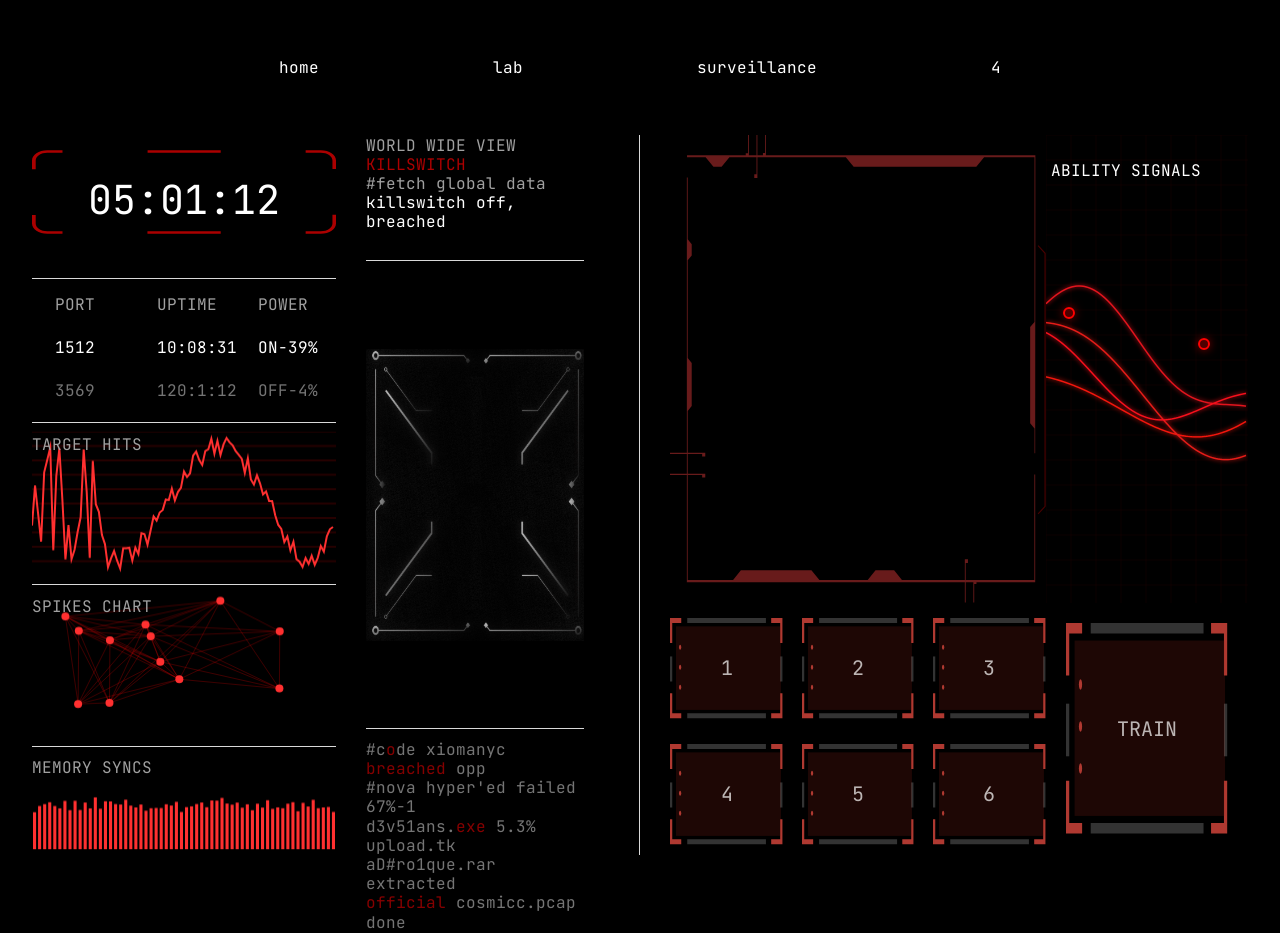
<file: templates/index.html>
<!DOCTYPE html>
<html lang="en">
<head>
    <meta charset="UTF-8">
    <meta name="viewport" content="width=device-width, initial-scale=1.0">
    <title>Document</title>
    <link rel="stylesheet" href="../static/style.css">
    <link rel="preconnect" href="https://fonts.googleapis.com">
<link rel="preconnect" href="https://fonts.gstatic.com" crossorigin>
<link href="https://fonts.googleapis.com/css2?family=JetBrains+Mono:ital,wght@0,100..800;1,100..800&display=swap" rel="stylesheet">
<style>
    .live-graph-container {
        width: 100%;
        height: 100%;
        position: relative;
    }
    .live-graph-canvas {
        width: 100%;
        height: 100%;
        display: block;
    }
    .graph-markers {
        position: absolute;
        top: 0;
        left: 0;
        width: 100%;
        height: 100%;
        pointer-events: none;
    }
    .marker {
        position: absolute;
        width: 8px;
        height: 8px;
        border: 2px solid #ff0000;
        border-radius: 50%;
        background: rgba(255, 0, 0, 0.3);
        animation: pulse 2s infinite;
        box-shadow: 0 0 10px rgba(255, 0, 0, 0.5);
    }
    @keyframes pulse {
        0%, 100% { transform: scale(1); opacity: 1; }
        50% { transform: scale(1.3); opacity: 0.5; }
    }
</style>
</head>
<body>
   <div class="menu">
        <div><a href = "index">home</a></div>
        <div><a href = "lab">lab</a></div>
        <div><a href = "surveillance">surveillance</a></div>
        <div><a href = "">4</a></div>
    </div>
    <div class="grid">
        <div class="gridp1">
            <div>
                <img src="../static/imgs/timeb.svg" alt="" style="height:80%;width: 100%;top:0;transform:translate(-50%, 0)">
                <p id = "live-time" style="font-size:40px;margin-top:-7.5px;">10:27:51</p>
            </div>
            <div>
                <div class = "portgrid">
                    <div class="portrow" style="position: static;transform: none;border-bottom:none">
                        <p style="position: static;transform: none;color:#A0A0A0;">PORT</p>
                        <p style="position: static;transform: none;">1512</p>
                        <p style="position: static;transform: none;color:#747474;">3569</p>
                    </div>
                    <div class="portrow" style="position: static;transform: none;border-bottom:none">
                        <p style="position: static;transform: none;color:#A0A0A0;">UPTIME</p>
                        <p style="position: static;transform: none;">10:08:31</p>
                        <p style="position: static;transform: none;color:#747474;">120:1:12</p>
                    </div>
                    <div class="portrow" style="position: static;transform: none;border-bottom:none">
                        <p style="position: static;transform: none;color:#A0A0A0;">POWER</p>
                        <p style="position: static;transform: none;">ON-39%</p>
                        <p style="position: static;transform: none;color:#747474;">OFF-4%</p>
                    </div>
                </div>
            </div>
            <div>
                <p style="width:100%;height:100%;color:#A0A0A0;margin-top:10px;">TARGET HITS</p>
                <canvas id="waveform" style="width:100%; height:90%;position:relative;z-index:-1"></canvas>
            </div>
            <div>
                <p style="width:100%;height:100%;color:#A0A0A0;margin-top:10px;">SPIKES CHART</p>
                <canvas id="network" style="width:100%; height:90%;position:relative;z-index:-1"></canvas>
            </div>
            <div>
                <p style="width:100%;height:100%;color:#A0A0A0;margin-top:10px;">MEMORY SYNCS</p>
                <canvas id="frequency" style="width:100%; height:90%;position:relative;z-index:-1"></canvas>
            </div>
        </div>
        <div class="gridp2">
            <div>
                <p style="width:100%;height:100%;line-height:120%;"> <span style="color:#A0A0A0;">WORLD WIDE VIEW</span> <br>
                    <span style="color:#f00;opacity:67%;">KILLSWITCH </span><br>
                    <span style="color:#A0A0A0;">#fetch global data</span> <br>
                    killswitch off, breached
                </p>
            </div>
            <div>
                <img src="../static/imgs/holoborder.svg" alt="" style="width:100%;">
            </div>
            <div>
                <p id = "p" style="width:100%;height:100%;line-height:120%;margin-top:5%;color:#757575;"> 
                    #c<span>o</span>de xiomanyc <span>breached</span> opp <br>
                    #nova hyper'ed failed 67%-1 <br>
                    d3v51ans.<span>exe</span> 5.3% upload.tk <br>
                    aD#ro1que.rar extracted <br>
                    <span>official</span> cosmicc.pcap done
                </p>
            </div>
        </div>
        <div class="picgrid">
            <div class="picrow">
                <div style="position:relative;">
                    <img src="../static/imgs/hologram.svg" alt="" style="position:absolute">
                    <video src="../static/imgs/videos/arm.mp4"  id = "v1" style="display:none;position: absolute; height:90%;top:50%;left:50%;transform:translate(-50%, -50%);" loop muted></video>
                    <video src="../static/imgs/videos/glider.mp4" id = "v2" style="display:none; position: absolute; height:90%;top:50%;left:50%;transform:translate(-50%, -50%);" loop muted></video>
                    <video src="../static/imgs/videos/jump.mp4" id = "v3" style="display:none;position: absolute; height:90%;top:50%;left:50%;transform:translate(-50%, -50%);" loop muted></video>
                    <video src="../static/imgs/videos/parkour.mp4" id = "v4" style="display:none; position: absolute; height:90%;top:50%;left:50%;transform:translate(-50%, -50%);" loop muted></video>
                    <video src="../static/imgs/videos/twerk.mp4" id = "v5" style="display:none;position: absolute; height:90%;top:50%;left:50%;transform:translate(-50%, -50%);" loop muted></video>
                    <video src="../static/imgs/videos/twerk.mp4" id = "v6" style="display:none; position: absolute; height:90%;top:50%;left:50%;transform:translate(-50%, -50%);" loop muted></video>
                </div>
                <div class="skillgrid" style="position:relative;top:15px;">
                    <div class="skillrow">
                        <div style="position: relative;">
                        <img src="../static/imgs/abilitybuxa.svg" alt="" id="a1">
                        <p style="margin:0;font-size:20px;opacity:0.7;position:absolute;left:50%;top:50%;transform:translate(-50%, -50%);z-index:4;color:#fff;">1</p>
                        </div>
                        <div style="position:relative;">
                        <img src="../static/imgs/abilitybuxa.svg" alt="" id="a2">
                        <p style="margin:0;font-size:20px;opacity:0.7;position:absolute;left:50%;top:50%;transform:translate(-50%, -50%);z-index:4;color:#fff;">4</p>
                        </div>
                    </div>
                    <div class="skillrow">
                        <div style="position: relative;">
                        <img src="../static/imgs/abilitybuxa.svg" alt="" id="a3">
                        <p style="margin:0;font-size:20px;opacity:0.7;position:absolute;left:50%;top:50%;transform:translate(-50%, -50%);z-index:4;color:#fff;">2</p>
                        </div>
                        <div style="position:relative;">
                        <img src="../static/imgs/abilitybuxa.svg" alt="" id="a4">
                        <p style="margin:0;font-size:20px;opacity:0.7;position:absolute;left:50%;top:50%;transform:translate(-50%, -50%);z-index:4;color:#fff;">5</p>
                        </div>
                    </div>
                    <div class="skillrow">
                        <div style="position: relative;">
                        <img src="../static/imgs/abilitybuxa.svg" alt="" id="a5">
                        <p style="margin:0;font-size:20px;opacity:0.7;position:absolute;left:50%;top:50%;transform:translate(-50%, -50%);z-index:4;color:#fff;">3</p>
                        </div>
                        <div style="position:relative;">
                        <img src="../static/imgs/abilitybuxa.svg" alt="" id="a6">
                        <p style="margin:0;font-size:20px;opacity:0.7;position:absolute;left:50%;top:50%;transform:translate(-50%, -50%);z-index:4;color:#fff;">6</p>
                        </div>
                    </div>
                </div>
            </div>
            <div class="picrow" style="position:relative;">
                <p style="position:absolute;color:#fff;left:5px;top:25px;margin:0;z-index:4;">ABILITY SIGNALS</p>
                <div class="live-graph-container">
                    <canvas id="liveGraphCanvas" class="live-graph-canvas"></canvas>
                    <div class="graph-markers">
                        <div class="marker" id="marker1"></div>
                        <div class="marker" id="marker2"></div>
                    </div>
                </div>
                <div style="padding: 20px;position:relative;">
                    <img src="../static/imgs/abilitybuxa.svg" alt="">
                    <p style="margin:0;font-size:20px;opacity:0.7;position:absolute;left:50%;top:50%;transform:translate(-50%, -50%);z-index:4;color:#fff;">TRAIN</p>
                </div>
            </div>
        </div>
    </div>
    <script>
        document.querySelectorAll("[id^='a']").forEach(a => {
            a.addEventListener("click", () => {
                document.querySelectorAll("[id^='v']").forEach(v => {
                    v.style.display="none";
                    v.pause()
                    v.currentTime=0
                })
                document.querySelector(`#${"v" + a.id.split("a")[1]}`).style.display="block";
                document.querySelector(`#${"v" + a.id.split("a")[1]}`).play();
            })
        }) 
    </script>
    <script>
const waveCanvas = document.getElementById("waveform");
const freqCanvas = document.getElementById("frequency");
const netCanvas  = document.getElementById("network");

const waveCtx = waveCanvas.getContext("2d");
const freqCtx = freqCanvas.getContext("2d");
const netCtx  = netCanvas.getContext("2d");

function resizeCanvas(c) {
    c.width = c.offsetWidth;
    c.height = c.offsetHeight;
}

[waveCanvas, freqCanvas, netCanvas].forEach(resizeCanvas);

let waveData = Array(100).fill(0).map(() => Math.random());

function drawWaveform() {
    const w = waveCanvas.width;
    const h = waveCanvas.height;

    waveCtx.fillStyle = "#000";
    waveCtx.fillRect(0, 0, w, h);

    waveCtx.strokeStyle = "rgba(255,0,0,0.15)";
    for (let i = 0; i < 10; i++) {
        waveCtx.beginPath();
        waveCtx.moveTo(0, (h/10)*i);
        waveCtx.lineTo(w, (h/10)*i);
        waveCtx.stroke();
    }

    waveData.shift();
    waveData.push(Math.sin(Date.now()/200)*0.5 + 0.5 + (Math.random()-0.5)*0.2);

    waveCtx.beginPath();
    waveCtx.strokeStyle = "#ff3030";
    waveCtx.lineWidth = 2;

    const step = w / waveData.length;
    waveData.forEach((v, i) => {
        let x = i * step;
        let y = h/2 + (v - 0.5) * h * 0.8;
        i === 0 ? waveCtx.moveTo(x,y) : waveCtx.lineTo(x,y);
    });
    waveCtx.stroke();
}

let freqBars = Array(60).fill(0).map(()=>Math.random()*100);

function drawFrequency() {
    const w = freqCanvas.width;
    const h = freqCanvas.height;

    freqCtx.fillStyle = "#000";
    freqCtx.fillRect(0,0,w,h);

    const bw = w / freqBars.length;

    freqBars = freqBars.map(v => v*0.93 + Math.random()*100*0.07);

    freqBars.forEach((v, i) => {
        const bh = (v/100) * h * 0.9;
        freqCtx.fillStyle = "#ff3030";
        freqCtx.fillRect(i*bw + 1, h - bh, bw - 2, bh);
    });
}

let nodes = [];
for (let i = 0; i < 12; i++) {
    nodes.push({
        x: Math.random(),
        y: Math.random(),
        vx: (Math.random()-0.5)*0.002,
        vy: (Math.random()-0.5)*0.002
    });
}

function drawNetwork() {
    const w = netCanvas.width;
    const h = netCanvas.height;

    netCtx.fillStyle = "#000";
    netCtx.fillRect(0,0,w,h);

    nodes.forEach(n => {
        n.x += n.vx;
        n.y += n.vy;

        if (n.x < 0 || n.x > 1) n.vx *= -1;
        if (n.y < 0 || n.y > 1) n.vy *= -1;
    });

    netCtx.strokeStyle = "rgba(255,0,0,0.25)";
    nodes.forEach((a, i) => {
        for (let j = i+1; j < nodes.length; j++) {
            const b = nodes[j];
            const dx = (b.x - a.x) * w;
            const dy = (b.y - a.y) * h;
            const dist = Math.sqrt(dx*dx + dy*dy);

            if (dist < 160) {
                netCtx.beginPath();
                netCtx.moveTo(a.x*w, a.y*h);
                netCtx.lineTo(b.x*w, b.y*h);
                netCtx.stroke();
            }
        }
    });

    nodes.forEach(n => {
        netCtx.fillStyle = "#ff3030";
        netCtx.beginPath();
        netCtx.arc(n.x*w, n.y*h, 4, 0, Math.PI*2);
        netCtx.fill();
    });
}

function animate() {
    drawWaveform();
    drawFrequency();
    drawNetwork();
    requestAnimationFrame(animate);
}
animate();

window.addEventListener("resize", () => {
    [waveCanvas, freqCanvas, netCanvas].forEach(resizeCanvas);
});
</script>

<!-- Live Graph Animation Script -->
<script>
    const liveCanvas = document.getElementById('liveGraphCanvas');
    const liveCtx = liveCanvas.getContext('2d');
    
    function resizeLiveCanvas() {
        liveCanvas.width = liveCanvas.offsetWidth * 2;
        liveCanvas.height = liveCanvas.offsetHeight * 2;
    }
    resizeLiveCanvas();

    const waves = [];
    const numWaves = 4;
    
    for (let i = 0; i < numWaves; i++) {
        waves.push({
            speed: 0.02 + Math.random() * 0.03,
            amplitude: 80 + Math.random() * 120,
            frequency: 0.003 + Math.random() * 0.005,
            offset: Math.random() * Math.PI * 2,
            color: `rgb(${200 + Math.floor(Math.random() * 55)}, ${Math.floor(Math.random() * 50)}, ${Math.floor(Math.random() * 30)})`
        });
    }

    let time = 0;

    function drawLiveGrid() {
        liveCtx.strokeStyle = '#1a0000';
        liveCtx.lineWidth = 1;

        for (let x = 0; x < liveCanvas.width; x += 50) {
            liveCtx.beginPath();
            liveCtx.moveTo(x, 0);
            liveCtx.lineTo(x, liveCanvas.height);
            liveCtx.stroke();
        }

        for (let y = 0; y < liveCanvas.height; y += 50) {
            liveCtx.beginPath();
            liveCtx.moveTo(0, y);
            liveCtx.lineTo(liveCanvas.width, y);
            liveCtx.stroke();
        }
    }

    function drawLiveWave(wave) {
        liveCtx.beginPath();
        liveCtx.strokeStyle = wave.color;
        liveCtx.lineWidth = 3;
        liveCtx.shadowBlur = 10;
        liveCtx.shadowColor = wave.color;

        for (let x = 0; x < liveCanvas.width; x += 4) {
            const y = liveCanvas.height / 2 + 
                Math.sin(x * wave.frequency + time * wave.speed + wave.offset) * wave.amplitude +
                Math.sin(x * wave.frequency * 2.5 + time * wave.speed * 1.5) * (wave.amplitude * 0.3);
            
            if (x === 0) {
                liveCtx.moveTo(x, y);
            } else {
                liveCtx.lineTo(x, y);
            }
        }

        liveCtx.stroke();
        liveCtx.shadowBlur = 0;
    }

    function animateLiveGraph() {
        liveCtx.fillStyle = '#000000';
        liveCtx.fillRect(0, 0, liveCanvas.width, liveCanvas.height);

        drawLiveGrid();

        waves.forEach(wave => {
            drawLiveWave(wave);
        });

        time += 1;
        requestAnimationFrame(animateLiveGraph);
    }

    const marker1 = document.getElementById('marker1');
    const marker2 = document.getElementById('marker2');

    function moveMarkers() {
        const x1 = 15 + Math.sin(Date.now() * 0.001) * 10;
        const y1 = 30 + Math.cos(Date.now() * 0.0015) * 15;
        marker1.style.left = x1 + '%';
        marker1.style.top = y1 + '%';

        const x2 = 70 + Math.cos(Date.now() * 0.0012) * 8;
        const y2 = 55 + Math.sin(Date.now() * 0.0018) * 12;
        marker2.style.left = x2 + '%';
        marker2.style.top = y2 + '%';
    }

    setInterval(moveMarkers, 50);
    animateLiveGraph();

    window.addEventListener('resize', resizeLiveCanvas);
</script>

<script>
    function updateClock() {
    const now = new Date();
    
    let h = now.getHours().toString().padStart(2, "0");
    let m = now.getMinutes().toString().padStart(2, "0");
    let s = now.getSeconds().toString().padStart(2, "0");

    document.getElementById("live-time").textContent = `${h}:${m}:${s}`;
}

setInterval(updateClock, 1000);

updateClock();
</script>
</body>
</html>
</file>
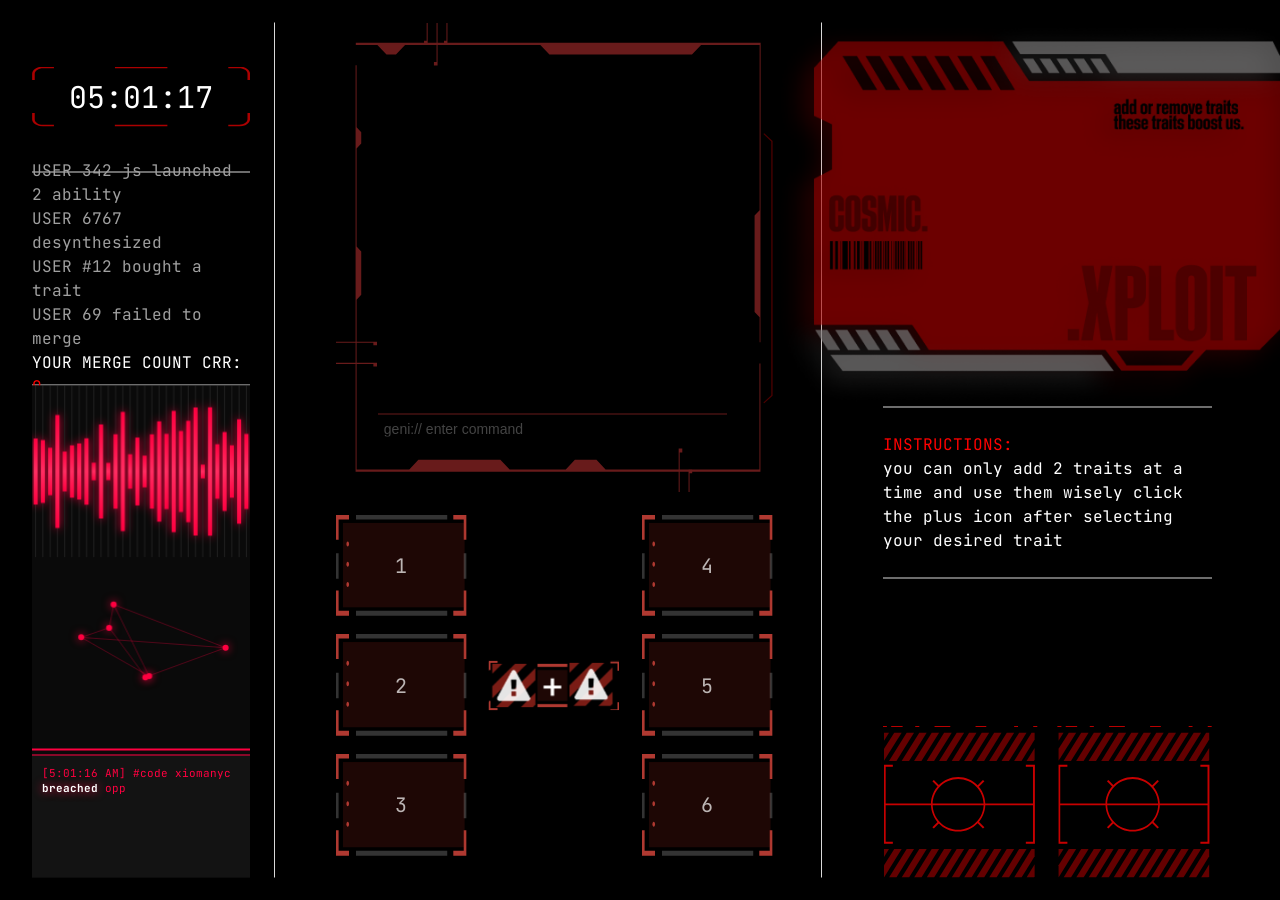
<file: templates/lab.html>
<!DOCTYPE html>
<html lang="en">
<head>
    <meta charset="UTF-8">
    <meta name="viewport" content="width=device-width, initial-scale=1.0">
    <title>Document</title>
    <link rel="stylesheet" href="../static/style.css">
    <link rel="preconnect" href="https://fonts.googleapis.com">
    <link rel="preconnect" href="https://fonts.gstatic.com" crossorigin>
    <link href="https://fonts.googleapis.com/css2?family=JetBrains+Mono:ital,wght@0,100..800;1,100..800&display=swap" rel="stylesheet">
    <style>
        .cyber-container {
            width: 100%;
            height: 100%;
            display: flex;
            flex-direction: column;
            background: #0a0a0a;
            position: relative !important;
            left: 0 !important;
            top: 0 !important;
            transform: none !important;
        }

        .cyber-canvas {
            width: 100%;
            display: block;
        }

        #waveform {
            height: 35%;
            flex-shrink: 0;
        }

        #networkGraph {
            height: 40%;
            flex-shrink: 0;
        }

        .terminal {
            flex: 1;
            background: rgba(20, 20, 20, 0.9);
            border-top: 1px solid #ff0040;
            padding: 10px;
            font-size: 11px;
            line-height: 1.4;
            overflow: hidden;
            font-family: 'JetBrains Mono', 'Courier New', monospace;
        }

        .log-line {
            opacity: 0;
            animation: fadeIn 0.5s forwards;
            color: #00ff00;
        }

        .log-line.warning {
            color: #ffaa00;
        }

        .log-line.error {
            color: #ff0040;
        }

        .log-line.info {
            color: #00aaff;
        }

        @keyframes fadeIn {
            to {
                opacity: 1;
            }
        }

        .breach {
            color: #ff0040;
            font-weight: bold;
            text-shadow: 0 0 10px #ff0040;
        }

        .highlight {
            color: #00ffff;
        }
    </style>
</head>
<body>
    <div class="grid2">
        <div class="gridl1">
            <div>
                <img src="../static/imgs/timeb.svg" alt="" style="width:100%">
                <p id="live-time" style="font-size:30px;">10:27:51</p>
            </div>
            <div>
                <p style="width:100%;color:#A0A0A0;line-height:150%;">
                    USER 342 js launched 2 ability <br>
                    USER 6767 desynthesized <br>
                    USER #12 bought a trait <br>
                    USER 69 failed to merge <br>
                    <span style="color:#fff;">YOUR MERGE COUNT CRR: <span style="color:#f00;">0</span> </span>
                </p>
            </div>
            <div>
                <!-- Integrated cyber analysis here -->
                <div class="cyber-container" style="position:relative;left:0;top:0;transform:none;">
                    <canvas id="waveform" class="cyber-canvas"style="position:static;left:0;top:0;transform:none;"></canvas>
                    <canvas id="networkGraph" class="cyber-canvas"style="position:static;left:0;top:0;transform:none;"></canvas>
                    <div class="terminal" id="terminal"style="position:static;left:0;top:0;transform:none;"></div>
                </div>
            </div>
        </div>
        <div class="aigrid" style="height: 95vh;">
            <div style="position:relative;">
                <img style="position:absolute;" src="../static/imgs/hologram.svg" alt="">
                <div id="ai-terminal" class="ai-terminal">
                    <div class="ai-output"></div>
                    <input type="text" id="ai-input" class="ai-input" placeholder="geni:// enter command">
                </div>
            </div>
            <div class="abilitygrid" style="position:relative;">
                <div class="buxagrid">
                    <div style="position:relative;height:100%;">
                        <img src="../static/imgs/abilitybuxa.svg" alt="">
                        <p style="margin:0;font-size:20px;opacity:0.7;position:absolute;left:50%;top:50%;transform:translate(-50%, -50%);z-index:4;color:#fff;">1</p>
                    </div>
                    <div style="position:relative;height:100%;">
                        <img src="../static/imgs/abilitybuxa.svg" alt="">
                        <p style="margin:0;font-size:20px;opacity:0.7;position:absolute;left:50%;top:50%;transform:translate(-50%, -50%);z-index:4;color:#fff;">2</p>
                    </div>
                    <div style="position:relative;height:100%;">
                        <img src="../static/imgs/abilitybuxa.svg" alt="">
                        <p style="margin:0;font-size:20px;opacity:0.7;position:absolute;left:50%;top:50%;transform:translate(-50%, -50%);z-index:4;color:#fff;">3</p>
                    </div>
                </div>
                <img style="position:relative;top:50%;left:50%;transform:translate(-50%, -50%)" src="../static/imgs/danger.svg" alt="">
                <div class="buxagrid">
                    <div style="position:relative;height:100%;">
                        <img src="../static/imgs/abilitybuxa.svg" alt="">
                        <p style="margin:0;font-size:20px;opacity:0.7;position:absolute;left:50%;top:50%;transform:translate(-50%, -50%);z-index:4;color:#fff;">4</p>
                    </div>
                    <div style="position:relative;height:100%;">
                        <img src="../static/imgs/abilitybuxa.svg" alt="">
                        <p style="margin:0;font-size:20px;opacity:0.7;position:absolute;left:50%;top:50%;transform:translate(-50%, -50%);z-index:4;color:#fff;">5</p>
                    </div>
                    <div style="position:relative;height:100%;">
                        <img src="../static/imgs/abilitybuxa.svg" alt="">
                        <p style="margin:0;font-size:20px;opacity:0.7;position:absolute;left:50%;top:50%;transform:translate(-50%, -50%);z-index:4;color:#fff;">6</p>
                    </div>
                </div>
            </div>
        </div>
        <div class="gridl2">
            <div>
                <img src="../static/imgs/xploit.png" alt="" style="height: 100%;">
            </div>
            <div>
                <p style="width: 100%;line-height: 150%;">
                    <span style="color:#f00;">INSTRUCTIONS:</span> <br>
                    you can only add 2 traits at
                    a time and use them wisely
                    click the plus icon after 
                    selecting your desired trait
                </p>
            </div>
            <div>
                <img src="../static/imgs/buxa.svg" alt="" style="width: 100%;transform:translate(-50%, 0);top:unset;bottom:0;">
            </div>
        </div>
    </div>
    <script>
    function updateClock() {
        const now = new Date();
        
        let h = now.getHours().toString().padStart(2, "0");
        let m = now.getMinutes().toString().padStart(2, "0");
        let s = now.getSeconds().toString().padStart(2, "0");

        document.getElementById("live-time").textContent = `${h}:${m}:${s}`;
    }

    setInterval(updateClock, 1000);
    updateClock();

    // Cyber Analysis Graphics
    const waveCanvas = document.getElementById('waveform');
    const waveCtx = waveCanvas.getContext('2d');
    
    const netCanvas = document.getElementById('networkGraph');
    const netCtx = netCanvas.getContext('2d');

    function resizeCanvases() {
        const container = waveCanvas.parentElement;
        const rect = container.getBoundingClientRect();
        
        if (rect.width > 0 && rect.height > 0) {
            waveCanvas.width = rect.width;
            waveCanvas.height = rect.height * 0.35;
            
            netCanvas.width = rect.width;
            netCanvas.height = rect.height * 0.40;
        }
    }

    // Delay initial resize to ensure container is rendered
    setTimeout(resizeCanvases, 100);
    window.addEventListener('resize', resizeCanvases);

    // Waveform data
    const bars = 30;
    const barData = Array(bars).fill(0).map(() => Math.random());

    function drawWaveform() {
        waveCtx.fillStyle = '#0a0a0a';
        waveCtx.fillRect(0, 0, waveCanvas.width, waveCanvas.height);

        const barWidth = waveCanvas.width / bars;
        const maxHeight = waveCanvas.height * 0.8;

        for (let i = 0; i < bars; i++) {
            barData[i] += (Math.random() - 0.5) * 0.15;
            barData[i] = Math.max(0.1, Math.min(1, barData[i]));

            const height = barData[i] * maxHeight;
            const x = i * barWidth + barWidth * 0.5;
            const y = waveCanvas.height / 2;

            waveCtx.strokeStyle = '#222';
            waveCtx.lineWidth = 1;
            waveCtx.beginPath();
            waveCtx.moveTo(x, 0);
            waveCtx.lineTo(x, waveCanvas.height);
            waveCtx.stroke();

            const gradient = waveCtx.createLinearGradient(0, y - height/2, 0, y + height/2);
            gradient.addColorStop(0, '#ff0040');
            gradient.addColorStop(0.5, '#ff3366');
            gradient.addColorStop(1, '#ff0040');

            waveCtx.fillStyle = gradient;
            waveCtx.shadowBlur = 10;
            waveCtx.shadowColor = '#ff0040';
            waveCtx.fillRect(x - 2, y - height/2, 4, height);
            waveCtx.shadowBlur = 0;
        }
    }

    // Network Graph
    const nodes = [];
    for (let i = 0; i < 6; i++) {
        nodes.push({
            x: Math.random() * 0.8 + 0.1,
            y: Math.random() * 0.8 + 0.1,
            vx: (Math.random() - 0.5) * 0.002,
            vy: (Math.random() - 0.5) * 0.002
        });
    }

    function drawNetworkGraph() {
        netCtx.fillStyle = '#0a0a0a';
        netCtx.fillRect(0, 0, netCanvas.width, netCanvas.height);

        netCtx.strokeStyle = 'rgba(255, 0, 64, 0.3)';
        netCtx.lineWidth = 1;

        for (let i = 0; i < nodes.length; i++) {
            for (let j = i + 1; j < nodes.length; j++) {
                const x1 = nodes[i].x * netCanvas.width;
                const y1 = nodes[i].y * netCanvas.height;
                const x2 = nodes[j].x * netCanvas.width;
                const y2 = nodes[j].y * netCanvas.height;
                
                const dx = x2 - x1;
                const dy = y2 - y1;
                const dist = Math.sqrt(dx * dx + dy * dy);

                if (dist < 200 && Math.random() > 0.4) {
                    netCtx.beginPath();
                    netCtx.moveTo(x1, y1);
                    netCtx.lineTo(x2, y2);
                    netCtx.stroke();
                }
            }
        }

        nodes.forEach(node => {
            node.x += node.vx;
            node.y += node.vy;

            if (node.x < 0.1 || node.x > 0.9) node.vx *= -1;
            if (node.y < 0.1 || node.y > 0.9) node.vy *= -1;

            const x = node.x * netCanvas.width;
            const y = node.y * netCanvas.height;

            netCtx.fillStyle = '#ff0040';
            netCtx.shadowBlur = 8;
            netCtx.shadowColor = '#ff0040';
            netCtx.beginPath();
            netCtx.arc(x, y, 3, 0, Math.PI * 2);
            netCtx.fill();
            netCtx.shadowBlur = 0;
        });

        netCtx.strokeStyle = '#ff0040';
        netCtx.lineWidth = 2;
        netCtx.beginPath();
        netCtx.moveTo(0, netCanvas.height - 5);
        netCtx.lineTo(netCanvas.width, netCanvas.height - 5);
        netCtx.stroke();
    }

    // Terminal logs
    const terminal = document.getElementById('terminal');
    const logs = [
        { text: '#code xiomanyc <span class="breach" style="position:static;left:0;top:0;transform:none">breached</span> opp', type: 'error' },
        { text: '#nova hyper\'ed failed 67%-1', type: 'warning' },
        { text: 'd3v51ans.<span class="highlight" style="position:static;left:0;top:0;transform:none">exe</span> 5.3% upload.tk', type: 'info' },
        { text: 'aD#ro1que.par extracted', type: 'info' },
        { text: 'Scanning network topology...', type: '' },
        { text: 'Intrusion detected: 192.168.1.47', type: 'error' },
        { text: 'Firewall breach attempt blocked', type: 'warning' },
        { text: 'Port scan: 22, 80, 443, 8080', type: 'info' },
        { text: 'SQL injection logged', type: 'warning' },
        { text: 'Zero-day exploit identified', type: 'error' }
    ];

    let logIndex = 0;

    function addLog() {
        if (terminal.children.length > 2) {
            terminal.removeChild(terminal.firstChild);
        }

        const log = logs[logIndex % logs.length];
        const line = document.createElement('div');
        line.style.position="static"
        line.style.left=0;
        line.style.top=0;
        line.style.transform="none"
        line.className = `log-line ${log.type}`;
        line.innerHTML = `[${new Date().toLocaleTimeString()}] ${log.text}`;
        terminal.appendChild(line);

        logIndex++;
    }

    function animate() {
        drawWaveform();
        drawNetworkGraph();
        requestAnimationFrame(animate);
    }

    animate();
    addLog();
    setInterval(addLog, 2000);
    </script>
<script>

async function sendToGemini(prompt) {
    const res = await fetch("/gemini", {
        method: "POST",
        headers: { "Content-Type": "application/json" },
        body: JSON.stringify({ prompt })
    });

    const data = await res.json();
    return data.reply;
}

const aiOutput = document.querySelector(".ai-output");
const aiInput = document.getElementById("ai-input");

aiInput.addEventListener("keydown", async (e) => {
    if (e.key === "Enter") {
        const text = aiInput.value.trim();
        if (!text) return;

        // Show user command
        aiOutput.innerHTML += `<div style="color:#ff3366">user> ${text}</div>`;
        aiInput.value = "";

        // Get real Gemini response
        const reply = await sendToGemini(text);

        // Display Gemini response
        aiOutput.innerHTML += `<div style="color:#681B1B">geni> ${reply}</div>`;
        aiOutput.scrollTop = aiOutput.scrollHeight;
    }
});

</script>

</body>
</html>
</file>
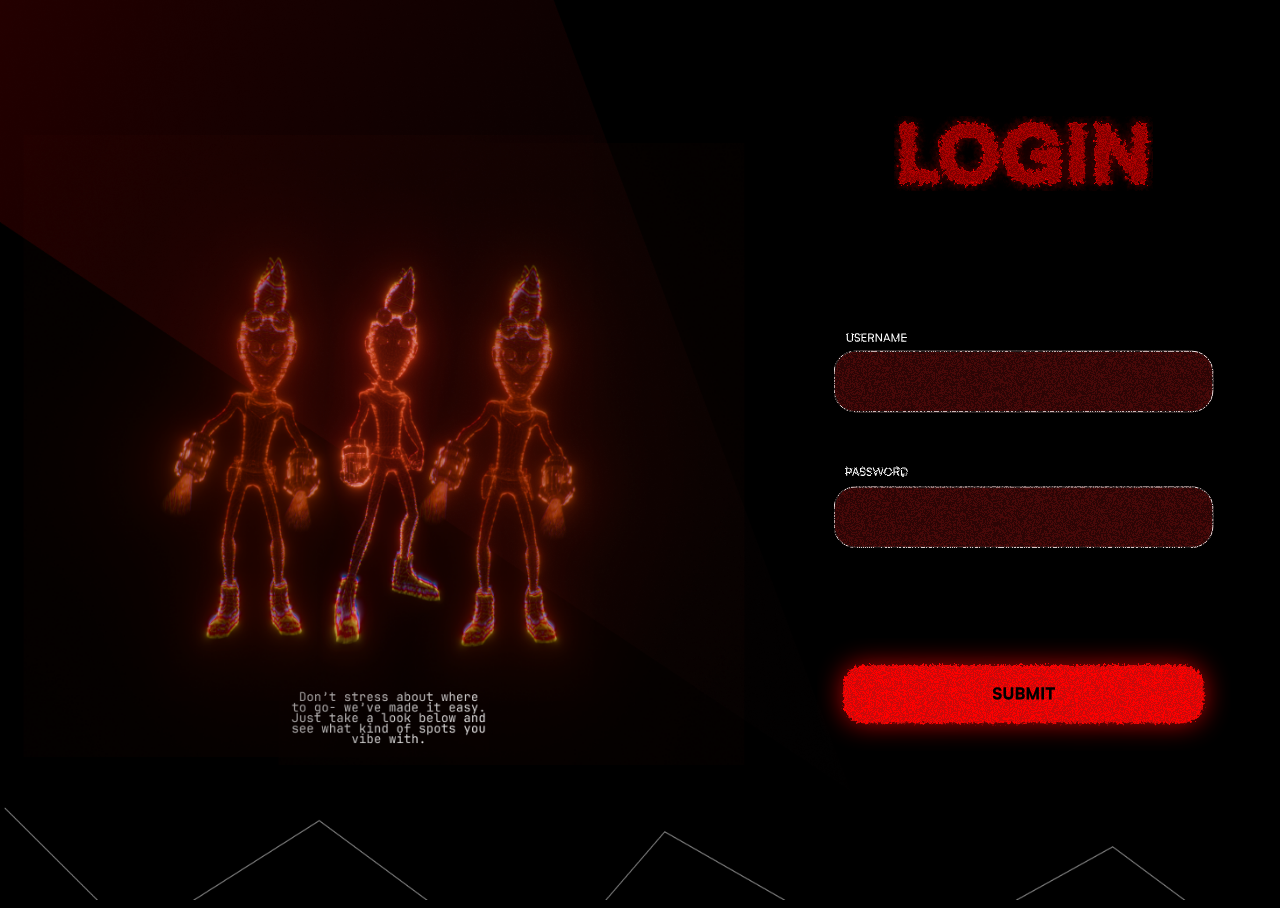
<file: templates/login.html>
<!DOCTYPE html>
    <html lang="en">
    <head>
        <meta charset="UTF-8">
        <meta name="viewport" content="width=device-width, initial-scale=1.0">
        <title>LOGIN</title>
        <link rel="stylesheet" href="../static/style.css">
        <link rel="preconnect" href="https://fonts.googleapis.com">
<link rel="preconnect" href="https://fonts.gstatic.com" crossorigin>
<link href="https://fonts.googleapis.com/css2?family=JetBrains+Mono:ital,wght@0,100..800;1,100..800&display=swap" rel="stylesheet">

        <style>
            #uname, #psw {
                font-family:'JetBrains Mono', monospace;
                color: #000;
                font-weight: 800;
                text-shadow: #fff 0 0 5px;
            }
            body {
    background: #000;
}
.img-section {
    position: absolute;
    left: 0;
    top: 0;
    height: 100vh;
    width: 60vw;
}
.img-section .tyler {
    position: absolute;
    left: 50%;
    top: 50%;
    transform: translate(-50%, -50%);
    height: 70%;
}
.line {
    position: absolute;
    right: 0;
    top: 0;
    height: 100vh;

}
.right-section {
    position: absolute;
    right: 0;
    width: 40vw;
    height: 100vh;

}
.login-container, .flicker1 {
    position: absolute;
    left: 50%;
    transform: translateX(-50%);
    top: 10vh;
}
.flicker1 {
    top: 11.25vh;
}
#login {
    height: 12vh;
}
.flicker1 img {
    height: 9.75vh;
}
#uname, #psw {
    position: absolute;left:50%;
    bottom:0;
    transform: translate(-50%);
    background: none;
    border: none;
    outline: none;
    height: 70%;
    width: 100%;
    border-radius: 20px;
    padding-left: 2vw;
}
input {
    border: none;
    outline: none;
    background: none;
}
input:focus {
    outline: none;
    border: none;
}
.uname-container {
    position: absolute;
    left: 50%;
    transform: translate(-50%);
    top: 35vh;

}
.psw-container {
    position: absolute;
    left: 50%;
    transform: translateX(-50%);
    top: 50vh;
}
#username {
    height: 10vh;
}
#password {
    height: 10vh;
}
.submit-container {
    position: absolute;
    left: 50%;
    transform: translate(-50%);
    top: 70vh;
}
#submit {
    position: absolute;
    left: 0;
    top: 0;
    height: 100%;
    width: 100%;
    border-radius: 20px;
}
#submitb {
    height: 12.5vh;
}
.group {
    position: absolute;
    left:0;
    top:50%;
    transform: translateY(-50%);
    width: 100vw;
    height: 100vh;
    /* z-index:-1; */
    pointer-events:none;
}
        </style>
    </head>
    <body style="overflow:hidden">
        <div class="img-section">
            <img src="../static/imgs/tyler.png" alt="" class="tyler">
        </div>
        <form class="right-section" method="POST">
            <div class="login-container">
                <img src="../static/imgs/login.svg" alt="" id="login">
            </div>
            <div class="uname-container">
                <img src="../static/imgs/username.svg" alt="" id="username">
                <input type="text" name="uname" id="uname" required>
            </div>
            <div class="psw-container">
                <img src="../static/imgs/password.svg" alt="" id="password">
                <input type="text" name="psw" id="psw" required>
            </div>
            <div class="submit-container">
                <img src="../static/imgs/submit.svg" alt="" id="submitb">
                <input type="submit" name="submit" id="submit" value="">
            </div>
        </form>
        <img src="../static/imgs/group.svg" alt="" class = "group">
    </body>
    </html>
</file>
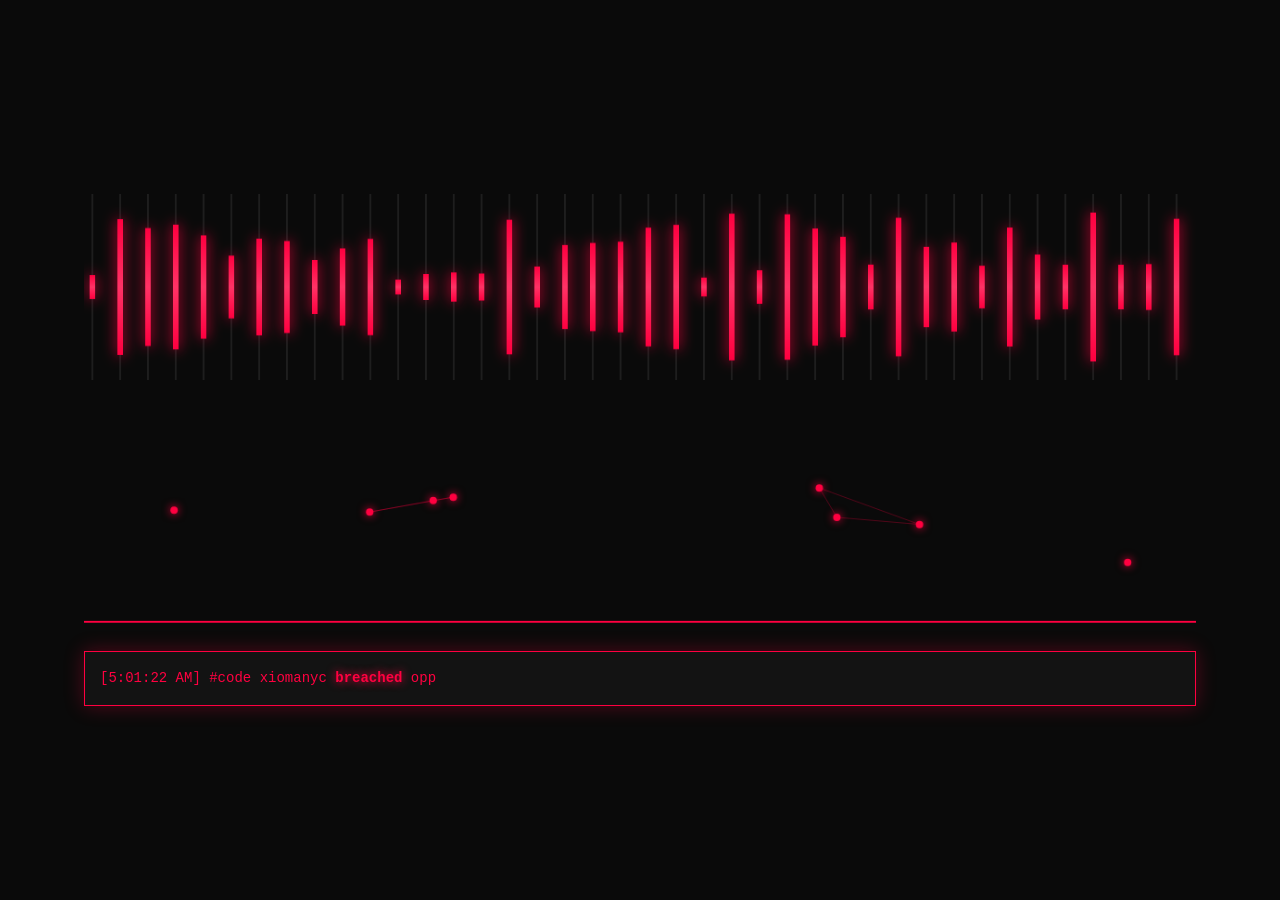
<file: templates/neural.html>
<!DOCTYPE html>
<html lang="en">
<head>
    <meta charset="UTF-8">
    <meta name="viewport" content="width=device-width, initial-scale=1.0">
    <title>System Analysis</title>
    <style>
        * {
            margin: 0;
            padding: 0;
            box-sizing: border-box;
        }

        body {
            background: #0a0a0a;
            font-family: 'Courier New', monospace;
            color: #00ff00;
            overflow: hidden;
            display: flex;
            justify-content: center;
            align-items: center;
            height: 100vh;
        }

        .container {
            width: 90%;
            max-width: 1200px;
            padding: 20px;
        }

        canvas {
            width: 100%;
            height: auto;
            display: block;
            margin-bottom: 20px;
        }

        .terminal {
            background: rgba(20, 20, 20, 0.9);
            border: 1px solid #ff0040;
            padding: 15px;
            font-size: 14px;
            line-height: 1.6;
            box-shadow: 0 0 20px rgba(255, 0, 64, 0.3);
        }

        .log-line {
            opacity: 0;
            animation: fadeIn 0.5s forwards;
            color: #00ff00;
        }

        .log-line.warning {
            color: #ffaa00;
        }

        .log-line.error {
            color: #ff0040;
        }

        .log-line.info {
            color: #00aaff;
        }

        @keyframes fadeIn {
            to {
                opacity: 1;
            }
        }

        .breach {
            color: #ff0040;
            font-weight: bold;
            text-shadow: 0 0 10px #ff0040;
        }

        .highlight {
            color: #00ffff;
        }
    </style>
</head>
<body>
    <div class="container">
        <canvas id="waveform"></canvas>
        <canvas id="networkGraph"></canvas>
        <div class="terminal" id="terminal"></div>
    </div>

    <script>
        // Waveform Canvas Setup
        const waveCanvas = document.getElementById('waveform');
        const waveCtx = waveCanvas.getContext('2d');
        waveCanvas.width = 1200;
        waveCanvas.height = 200;

        // Network Graph Canvas Setup
        const netCanvas = document.getElementById('networkGraph');
        const netCtx = netCanvas.getContext('2d');
        netCanvas.width = 1200;
        netCanvas.height = 250;

        // Waveform data
        const bars = 40;
        const barData = Array(bars).fill(0).map(() => Math.random());

        function drawWaveform() {
            waveCtx.fillStyle = '#0a0a0a';
            waveCtx.fillRect(0, 0, waveCanvas.width, waveCanvas.height);

            const barWidth = waveCanvas.width / bars;
            const maxHeight = waveCanvas.height * 0.8;

            for (let i = 0; i < bars; i++) {
                // Update bar height with random fluctuation
                barData[i] += (Math.random() - 0.5) * 0.15;
                barData[i] = Math.max(0.1, Math.min(1, barData[i]));

                const height = barData[i] * maxHeight;
                const x = i * barWidth + barWidth * 0.3;
                const y = waveCanvas.height / 2;

                // Draw vertical line
                waveCtx.strokeStyle = '#333';
                waveCtx.lineWidth = 1;
                waveCtx.beginPath();
                waveCtx.moveTo(x, 0);
                waveCtx.lineTo(x, waveCanvas.height);
                waveCtx.stroke();

                // Draw red bar
                const gradient = waveCtx.createLinearGradient(0, y - height/2, 0, y + height/2);
                gradient.addColorStop(0, '#ff0040');
                gradient.addColorStop(0.5, '#ff3366');
                gradient.addColorStop(1, '#ff0040');

                waveCtx.fillStyle = gradient;
                waveCtx.fillRect(x - 3, y - height/2, 6, height);

                // Glow effect
                waveCtx.shadowBlur = 15;
                waveCtx.shadowColor = '#ff0040';
                waveCtx.fillRect(x - 3, y - height/2, 6, height);
                waveCtx.shadowBlur = 0;
            }
        }

        // Network Graph
        const nodes = [];
        const connections = [];

        for (let i = 0; i < 8; i++) {
            nodes.push({
                x: Math.random() * (netCanvas.width - 100) + 50,
                y: Math.random() * (netCanvas.height - 100) + 50,
                vx: (Math.random() - 0.5) * 0.5,
                vy: (Math.random() - 0.5) * 0.5
            });
        }

        function drawNetworkGraph() {
            netCtx.fillStyle = '#0a0a0a';
            netCtx.fillRect(0, 0, netCanvas.width, netCanvas.height);

            // Update and draw connections
            netCtx.strokeStyle = 'rgba(255, 0, 64, 0.3)';
            netCtx.lineWidth = 1;

            connections.length = 0;
            for (let i = 0; i < nodes.length; i++) {
                for (let j = i + 1; j < nodes.length; j++) {
                    const dx = nodes[j].x - nodes[i].x;
                    const dy = nodes[j].y - nodes[i].y;
                    const dist = Math.sqrt(dx * dx + dy * dy);

                    if (dist < 200 && Math.random() > 0.3) {
                        connections.push([i, j]);
                        netCtx.beginPath();
                        netCtx.moveTo(nodes[i].x, nodes[i].y);
                        netCtx.lineTo(nodes[j].x, nodes[j].y);
                        netCtx.stroke();
                    }
                }
            }

            // Update and draw nodes
            nodes.forEach(node => {
                node.x += node.vx;
                node.y += node.vy;

                if (node.x < 50 || node.x > netCanvas.width - 50) node.vx *= -1;
                if (node.y < 50 || node.y > netCanvas.height - 50) node.vy *= -1;

                netCtx.fillStyle = '#ff0040';
                netCtx.shadowBlur = 10;
                netCtx.shadowColor = '#ff0040';
                netCtx.beginPath();
                netCtx.arc(node.x, node.y, 4, 0, Math.PI * 2);
                netCtx.fill();
                netCtx.shadowBlur = 0;
            });

            // Draw base line
            netCtx.strokeStyle = '#ff0040';
            netCtx.lineWidth = 2;
            netCtx.beginPath();
            netCtx.moveTo(0, netCanvas.height - 10);
            netCtx.lineTo(netCanvas.width, netCanvas.height - 10);
            netCtx.stroke();
        }

        // Terminal logs
        const terminal = document.getElementById('terminal');
        const logs = [
            { text: '#code xiomanyc <span class="breach">breached</span> opp', type: 'error' },
            { text: '#nova hyper\'ed failed 67%-1', type: 'warning' },
            { text: 'd3v51ans.<span class="highlight">exe</span> 5.3% upload.tk', type: 'info' },
            { text: 'aD#ro1que.par extracted', type: 'info' },
            { text: 'Scanning network topology...', type: '' },
            { text: 'Analyzing packet streams...', type: 'info' },
            { text: 'Intrusion detected: 192.168.1.47', type: 'error' },
            { text: 'Firewall breach attempt blocked', type: 'warning' },
            { text: 'Extracting encrypted payload...', type: 'info' },
            { text: 'Hash collision detected: MD5', type: 'error' },
            { text: 'Port scanning: 22, 80, 443, 8080', type: 'info' },
            { text: 'SQL injection attempt logged', type: 'warning' },
            { text: 'Zero-day exploit identified', type: 'error' },
            { text: 'Malware signature: 0x4E5F5A', type: 'warning' }
        ];

        let logIndex = 0;

        function addLog() {
            if (terminal.children.length > 8) {
                terminal.removeChild(terminal.firstChild);
            }

            const log = logs[logIndex % logs.length];
            const line = document.createElement('div');
            line.className = `log-line ${log.type}`;
            line.innerHTML = `[${new Date().toLocaleTimeString()}] ${log.text}`;
            terminal.appendChild(line);

            logIndex++;
        }

        // Animation loop
        function animate() {
            drawWaveform();
            drawNetworkGraph();
            requestAnimationFrame(animate);
        }

        animate();
        addLog();
        setInterval(addLog, 2000);
    </script>
</body>
</html>
</file>
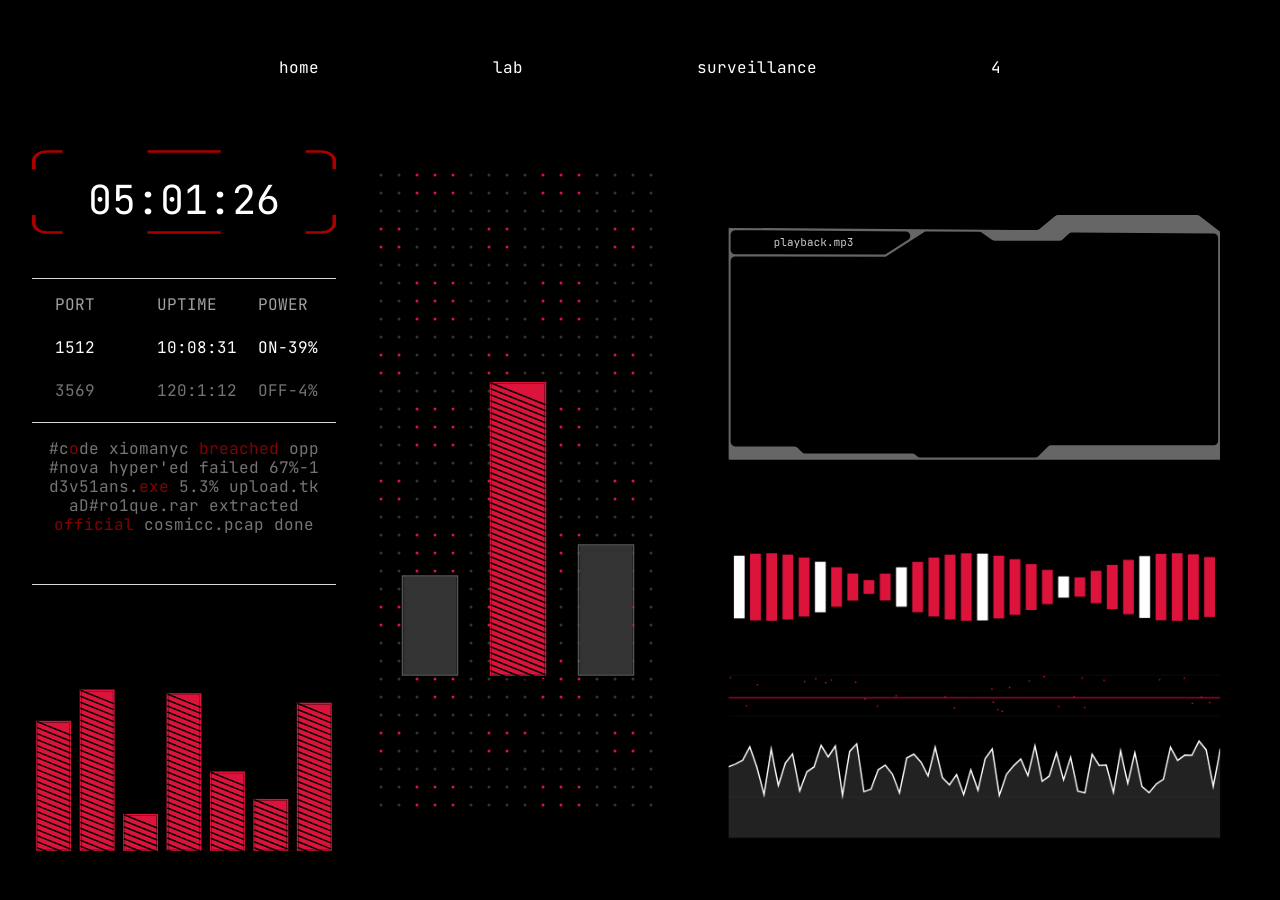
<file: templates/surveillance.html>
<!DOCTYPE html>
<html lang="en">
<head>
    <meta charset="UTF-8">
    <meta name="viewport" content="width=device-width, initial-scale=1.0">
    <title>Document</title>
    <link rel="stylesheet" href="../static/style.css">
    <link rel="preconnect" href="https://fonts.googleapis.com">
    <link rel="preconnect" href="https://fonts.gstatic.com" crossorigin>
    <link href="https://fonts.googleapis.com/css2?family=JetBrains+Mono:ital,wght@0,100..800;1,100..800&display=swap" rel="stylesheet">
    <style>
        canvas {
            display: block;
        }
    </style>
</head>
<body>
     <div class="menu">
        <div><a href = "index">home</a></div>
        <div><a href = "lab">lab</a></div>
        <div><a href = "surveillance">surveillance</a></div>
        <div><a href = "">4</a></div>
    </div>
    <div class="grid" style="grid-template-columns:25% 25% auto">
        <div class="grids1">
            <div>
                <img src="../static/imgs/timeb.svg" alt="" style="height:80%;width: 100%;top:0;transform:translate(-50%, 0)">
                <p id="live-time" style="font-size:40px;margin-top:-7.5px;">10:27:51</p>
            </div>
            <div>
                <div class = "portgrid">
                    <div class="portrow" style="position: static;transform: none;border-bottom:none">
                        <p style="position: static;transform: none;color:#A0A0A0;">PORT</p>
                        <p style="position: static;transform: none;">1512</p>
                        <p style="position: static;transform: none;color:#747474;">3569</p>
                    </div>
                    <div class="portrow" style="position: static;transform: none;border-bottom:none">
                        <p style="position: static;transform: none;color:#A0A0A0;">UPTIME</p>
                        <p style="position: static;transform: none;">10:08:31</p>
                        <p style="position: static;transform: none;color:#747474;">120:1:12</p>
                    </div>
                    <div class="portrow" style="position: static;transform: none;border-bottom:none">
                        <p style="position: static;transform: none;color:#A0A0A0;">POWER</p>
                        <p style="position: static;transform: none;">ON-39%</p>
                        <p style="position: static;transform: none;color:#747474;">OFF-4%</p>
                    </div>
                </div>
            </div>
            <div>
                <p id = "p" style="width:100%;height:100%;line-height:120%;margin-top:5%;color:#757575;text-align:center;"> 
                    #c<span>o</span>de xiomanyc <span>breached</span> opp <br>
                    #nova hyper'ed failed 67%-1 <br>
                    d3v51ans.<span>exe</span> 5.3% upload.tk <br>
                    aD#ro1que.rar extracted <br>
                    <span>official</span> cosmicc.pcap done
                </p>
            </div>
            <div>
                <canvas id="surv1" style="height:100%;width:100%;margin-top:10px;"></canvas>
            </div>
        </div>
        <div>
            <canvas id="surv" style="height:100%;position:relative;left:50%;transform:translate(-50%);"></canvas>
        </div>
        <div class="surv" style="position:relative;left:50%;transform:translate(-50%, -50%);top:50%">
            <div>
                <img src="../static/imgs/playback.svg" alt=""> 
            </div>
            <div>
                <canvas id="playcharts" style="width:100%;"></canvas>
            </div>
        </div>
    </div>
    <script>
    function updateClock() {
        const now = new Date();
        
        let h = now.getHours().toString().padStart(2, "0");
        let m = now.getMinutes().toString().padStart(2, "0");
        let s = now.getSeconds().toString().padStart(2, "0");

        document.getElementById("live-time").textContent = `${h}:${m}:${s}`;
    }

    setInterval(updateClock, 1000);
    updateClock();

    const CRIMSON = '#DC143C';
    const DARK_CRIMSON = '#8B0000';
    const BG = '#000000';
    const GRAY = '#333333';
    const LIGHT_GRAY = '#555555';

    // ============ SURV1: Horizontal bars with hatching ============
    const surv1Canvas = document.getElementById('surv1');
    const surv1Ctx = surv1Canvas.getContext('2d');
    
    function initSurv1() {
        const parent = surv1Canvas.parentElement;
        surv1Canvas.width = parent.offsetWidth;
        surv1Canvas.height = parent.offsetHeight;
    }
    initSurv1();
    
    const barCount = 7;
    const barHeights = Array(barCount).fill(0).map(() => Math.random() * 0.6 + 0.2);
    
    function drawSurv1() {
        surv1Ctx.fillStyle = BG;
        surv1Ctx.fillRect(0, 0, surv1Canvas.width, surv1Canvas.height);
        
        const barWidth = Math.min(50, surv1Canvas.width / (barCount * 1.3));
        const gap = barWidth * 0.3;
        const startX = (surv1Canvas.width - (barCount * barWidth + (barCount - 1) * gap)) / 2;
        const maxHeight = surv1Canvas.height * 0.75;
        
        for (let i = 0; i < barCount; i++) {
            barHeights[i] += (Math.random() - 0.5) * 0.03;
            barHeights[i] = Math.max(0.15, Math.min(0.85, barHeights[i]));
            
            const x = startX + i * (barWidth + gap);
            const height = barHeights[i] * maxHeight;
            const y = surv1Canvas.height - height - 15;
            
            // Outer border
            surv1Ctx.strokeStyle = CRIMSON;
            surv1Ctx.lineWidth = 1.5;
            surv1Ctx.strokeRect(x, y, barWidth, height);
            
            // Fill
            surv1Ctx.fillStyle = CRIMSON;
            surv1Ctx.fillRect(x + 1, y + 1, barWidth - 2, height - 2);
            
            // Diagonal hatching
            surv1Ctx.strokeStyle = BG;
            surv1Ctx.lineWidth = 1.5;
            for (let h = 0; h < height; h += 6) {
                surv1Ctx.beginPath();
                surv1Ctx.moveTo(x, y + h);
                surv1Ctx.lineTo(x + barWidth, y + h + barWidth * 0.4);
                surv1Ctx.stroke();
            }
        }
        
        requestAnimationFrame(drawSurv1);
    }
    drawSurv1();

    // ============ SURV: Vertical bars + dot grid ============
    const survCanvas = document.getElementById('surv');
    const survCtx = survCanvas.getContext('2d');
    
    function initSurv() {
        const parent = survCanvas.parentElement;
        survCanvas.width = parent.offsetWidth;
        survCanvas.height = parent.offsetHeight;
    }
    initSurv();
    
    const vBarCount = 3;
    const vBarHeights = [0.25, 0.75, 0.35];
    const vBarTargets = [0.25, 0.75, 0.35];
    let dotPhase = 0;
    
    function drawSurv() {
        survCtx.fillStyle = BG;
        survCtx.fillRect(0, 0, survCanvas.width, survCanvas.height);
        
        const barWidth = Math.min(55, survCanvas.width / 5.5);
        const gap = barWidth * 0.6;
        const startX = (survCanvas.width - (vBarCount * barWidth + (vBarCount - 1) * gap)) / 2;
        const maxHeight = survCanvas.height * 0.55;
        const startY = survCanvas.height * 0.2;
        
        // Dot grid pattern
        const dotSpacing = 18;
        const dotSize = 1.5;
        for (let y = 40; y < survCanvas.height - 40; y += dotSpacing) {
            for (let x = 15; x < survCanvas.width - 15; x += dotSpacing) {
                const noise = Math.sin(x * 0.05 + dotPhase) * Math.cos(y * 0.05 + dotPhase);
                const active = noise > 0.3;
                survCtx.fillStyle = active ? CRIMSON : GRAY;
                survCtx.beginPath();
                survCtx.arc(x, y, dotSize, 0, Math.PI * 2);
                survCtx.fill();
            }
        }
        dotPhase += 0.02;
        
        // Vertical bars
        for (let i = 0; i < vBarCount; i++) {
            if (Math.random() < 0.015) {
                vBarTargets[i] = Math.random() * 0.6 + 0.15;
            }
            vBarHeights[i] += (vBarTargets[i] - vBarHeights[i]) * 0.08;
            
            const x = startX + i * (barWidth + gap);
            const height = vBarHeights[i] * maxHeight;
            const y = startY + maxHeight - height;
            
            if (i === 1) {
                // Middle bar - crimson with hatching
                survCtx.strokeStyle = CRIMSON;
                survCtx.lineWidth = 1.5;
                survCtx.strokeRect(x, y, barWidth, height);
                
                survCtx.fillStyle = CRIMSON;
                survCtx.fillRect(x + 1, y + 1, barWidth - 2, height - 2);
                
                // Hatching
                survCtx.strokeStyle = BG;
                survCtx.lineWidth = 1.5;
                for (let h = 0; h < height; h += 6) {
                    survCtx.beginPath();
                    survCtx.moveTo(x, y + h);
                    survCtx.lineTo(x + barWidth, y + h + barWidth * 0.4);
                    survCtx.stroke();
                }
            } else {
                // Side bars - gray outline only
                survCtx.strokeStyle = LIGHT_GRAY;
                survCtx.lineWidth = 1.5;
                survCtx.strokeRect(x, y, barWidth, height);
                
                survCtx.fillStyle = GRAY;
                survCtx.fillRect(x + 1, y + 1, barWidth - 2, height - 2);
            }
        }
        
        requestAnimationFrame(drawSurv);
    }
    drawSurv();

    // ============ PLAYCHARTS: Clean waveform + line graph ============
    const playchartsCanvas = document.getElementById('playcharts');
    const playchartsCtx = playchartsCanvas.getContext('2d');
    
    function initPlaycharts() {
        const parent = playchartsCanvas.parentElement;
        playchartsCanvas.width = parent.offsetWidth;
        playchartsCanvas.height = parent.offsetHeight || 380;
    }
    initPlaycharts();
    
    let waveOffset = 0;
    const points = [];
    const numPoints = 70;
    for (let i = 0; i < numPoints; i++) {
        points.push(Math.random() * 0.4 + 0.3);
    }
    
    function drawPlaycharts() {
        playchartsCtx.fillStyle = BG;
        playchartsCtx.fillRect(0, 0, playchartsCanvas.width, playchartsCanvas.height);
        
        const waveHeight = playchartsCanvas.height * 0.32;
        const polyHeight = playchartsCanvas.height * 0.5;
        const polyY = waveHeight + 40;
        
        // === WAVEFORM ===
        const bars = Math.floor(playchartsCanvas.width / 18);
        const barWidth = 12;
        const gap = (playchartsCanvas.width - bars * barWidth) / (bars + 1);
        
        for (let i = 0; i < bars; i++) {
            const x = gap + i * (barWidth + gap);
            const amp = Math.abs(Math.sin((i + waveOffset) * 0.25)) * 0.8 + 0.2;
            const height = amp * (waveHeight * 0.65);
            const y = waveHeight / 2 - height / 2;
            
            const isAccent = i % 5 === 0;
            playchartsCtx.fillStyle = isAccent ? '#FFFFFF' : CRIMSON;
            playchartsCtx.fillRect(x, y, barWidth, height);
        }
        waveOffset += 0.08;
        
        // === LINE GRAPH ===
        points.shift();
        points.push(Math.random() * 0.4 + 0.3);
        
        // Subtle grid
        playchartsCtx.strokeStyle = '#1a1a1a';
        playchartsCtx.lineWidth = 0.5;
        for (let i = 0; i <= 4; i++) {
            const y = polyY + (i / 4) * polyHeight;
            playchartsCtx.beginPath();
            playchartsCtx.moveTo(0, y);
            playchartsCtx.lineTo(playchartsCanvas.width, y);
            playchartsCtx.stroke();
        }
        
        // Filled polygon
        playchartsCtx.fillStyle = 'rgba(85, 85, 85, 0.4)';
        playchartsCtx.beginPath();
        playchartsCtx.moveTo(0, polyY + polyHeight);
        for (let i = 0; i < points.length; i++) {
            const x = (i / (points.length - 1)) * playchartsCanvas.width;
            const y = polyY + polyHeight - points[i] * polyHeight * 0.85;
            playchartsCtx.lineTo(x, y);
        }
        playchartsCtx.lineTo(playchartsCanvas.width, polyY + polyHeight);
        playchartsCtx.closePath();
        playchartsCtx.fill();
        
        // Main line
        playchartsCtx.strokeStyle = '#FFFFFF';
        playchartsCtx.lineWidth = 1.5;
        playchartsCtx.beginPath();
        for (let i = 0; i < points.length; i++) {
            const x = (i / (points.length - 1)) * playchartsCanvas.width;
            const y = polyY + polyHeight - points[i] * polyHeight * 0.85;
            if (i === 0) playchartsCtx.moveTo(x, y);
            else playchartsCtx.lineTo(x, y);
        }
        playchartsCtx.stroke();
        
        // Crimson accent line
        playchartsCtx.strokeStyle = CRIMSON;
        playchartsCtx.lineWidth = 1;
        playchartsCtx.beginPath();
        playchartsCtx.moveTo(0, polyY + 25);
        playchartsCtx.lineTo(playchartsCanvas.width, polyY + 25);
        playchartsCtx.stroke();
        
        // Sparse accent dots
        for (let i = 0; i < 30; i++) {
            const x = Math.random() * playchartsCanvas.width;
            const y = polyY + Math.random() * 40;
            playchartsCtx.fillStyle = CRIMSON;
            playchartsCtx.fillRect(x, y, 1.5, 1.5);
        }
        
        requestAnimationFrame(drawPlaycharts);
    }
    drawPlaycharts();

    // Resize handler
    window.addEventListener('resize', () => {
        initSurv1();
        initSurv();
        initPlaycharts();
    });
    </script>
</body>
</html>
</file>
<file: static/style.css>
body {
    background: #000;
    overflow: hidden;
    font-family: 'JetBrains Mono', monospace
}
.menu {
    position: absolute;
    left: 50%;
    top: 0;
    width: 70vw;
    height: 15%;
    display: grid;
    grid-template-columns: auto auto auto auto;
    transform: translateX(-50%);
    color: #fff;
}
.menu div {
    display: flex;
    flex-direction: column;
    justify-content: center;
    align-items: center;
}
#p span {
    color: #f00;
    opacity: 52%;
}
.grid {
    position: absolute;
    left: 50%;
    top: 15%;
    transform: translate(-50%);
    display: grid;
    width: 95%;
    height: 85%;
    grid-template-columns: 25% 22.5% auto;
    column-gap: 2.5%;
}
.grid2 {
    position: absolute;
    left: 50%;
    top: 50%;
    transform: translate(-50%, -50%);
    display: grid;
    width: 95%;
    height: 95%;
    grid-template-columns: 20% 40% auto;
    column-gap: 5%;
}
.grid > div {
    height: 80vh;
}
.grid2 > div {
    border-right: 1px solid #D9D9D9;
    padding-right: 10%;
}
.grid2 > div:last-child {
    border-right: none;
}
.gridp1 {
    display: grid;
    grid-template-rows: 20% 20% 22.5% 22.5% 15%;
}
.grids1 {
    display: grid;
    grid-template-rows: 20% 20% 22.5% auto;
}
.gridp2 {
    display: grid;
    grid-template-rows: 17.5% 65% 17.5%;
    border-right: 1px solid #d9d9d9;
    padding-right: 20%;
}
.picgrid {
    display: grid;
    grid-template-columns: 65% 35%;
    width: 100%;
    height: 80vh;
}
.picrow {
    display: grid;
    grid-template-rows: 65% 35%;
    height: 80vh;
}
[class^="gridp"] div {
    border-bottom: 1px solid #D9D9D9;
}
[class^="gridp"] div:last-child {
    border-bottom: none;
}
.grids1 div {
    border-bottom: 1px solid #D9D9D9;
}
.grids1 div:last-child {
    border-bottom: none;
}
.gridl1 {
    display: grid;
    grid-template-rows: 17.5% 25% auto;
}
.gridl2 {
    display: grid;
    grid-template-rows: 45% 20% 35%;
}
[class^="gridl"] > div, [class^="gridp"] > div, .grids1 > div {
    border-bottom: 1px solid #d9d9d9;
    position: relative;
}
[class^="gridl"] div > *,[class^="gridp"] div > *, .grids1 div > * {
    color:#fff;margin:0;position:absolute;left:50%;top:50%;transform:translate(-50%, -50%)
}
[class^="gridl"] div:last-child,  [class^="gridp"] > div:last-child, .grids1 > div:last-child{
    border-bottom: none;
}
.portgrid {
    display: grid;
    grid-template-columns: 33% 33% 33%;
    column-gap: 0.5%;
    width: 100%;
    height: 90%;
    padding-left: 15%;
    padding-top:5%;
}
a {
    color: #fff;
    outline:none;
    text-decoration:none;
}
.portrow {
    display: grid;
    grid-template-rows: 33% 33% 33%;
    row-gap: 0.5%;
}
.picrow img {
    width: 100%;
    height: 100%;
}
.picrow div:nth-child(3) img {
    cursor: pointer;
}
.picrow p, .skillrow p {
    pointer-events:none;
}
.skillgrid {
    display: grid;
    grid-template-columns: 30% 30% 30%;
    column-gap: 5%;
}
.skillrow {
    display: grid;
    grid-template-rows: 40% 40%;
    row-gap: 10%;
}
.skillrow img {
    width: 100%;
    height: 100%;
    cursor:pointer;
}
.surv {
    display: grid;
    grid-template-rows: 50% 50%;
    transform: translate(-15%, 7.5%)
}
.surv img {
    width: 100%;
}
.surv div {
    display: flex;
    flex-direction: column;
    justify-content:center;
    align-items: center;
    padding: 5%;

}
.aigrid {
    display:grid;
    grid-template-rows: 55% 40%;
    row-gap: 2.5%;
}
.aigrid img {
    width: 100%;
    height: 100%;
}
.abilitygrid {
    display: grid;
    grid-template-columns: 30% 30% 30%;
    column-gap: 5%;
}
.buxagrid {
    display: grid;
    grid-template-rows: 30% 30% 30%;
    row-gap: 5%;
}
.ai-terminal {
    padding: 20px;
    font-family: 'JetBrains Mono', monospace;
    color: #681B1B;
    height: 100%;
    display: flex;
    flex-direction: column;
    position: relative;
    height: 80%;
    width: 80%;
    top: 5%;
    left: 5%;
}

.ai-output {
    flex: 1;
    overflow-y: auto;
    font-size: 12px;
    line-height: 1.3;
}

.ai-input {
    background: transparent;
    border: none;
    border-top: 1px solid #681B1B;
    padding: 6px;
    color: #ff3366;
    font-size: 14px;
    outline: none;
}
.ai-input::placeholder {
    color: #444;
}
</file>
